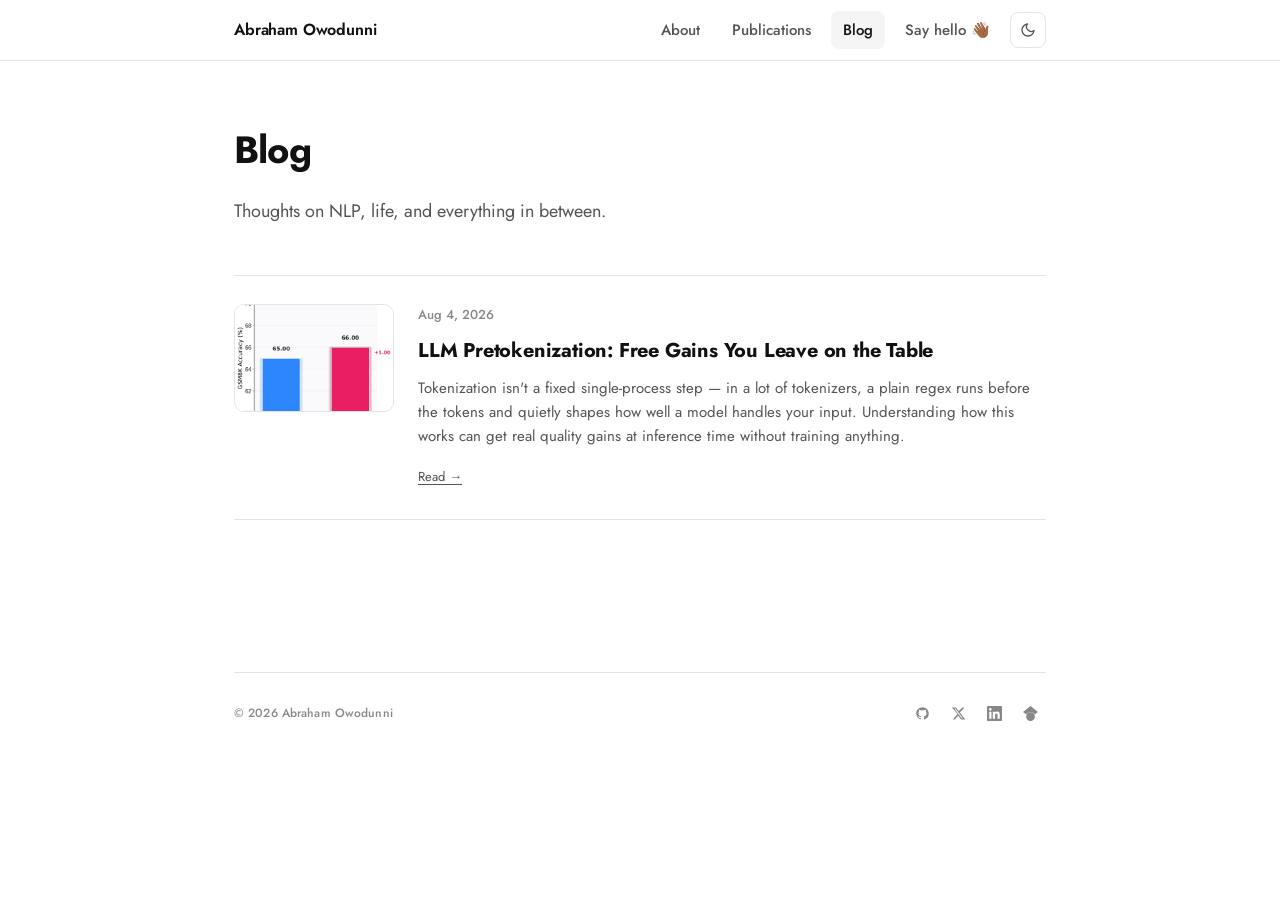
<file: blog.html>
<!DOCTYPE html>
<html lang="en">
<head>
  <meta charset="UTF-8" />
  <meta name="viewport" content="width=device-width, initial-scale=1.0" />
  <title>Blog – Abraham Owodunni</title>
  <meta name="description" content="Writing by Abraham Owodunni on NLP, AI, research, and more." />
  <link rel="icon" href="data:image/svg+xml,<svg xmlns='http://www.w3.org/2000/svg' viewBox='0 0 100 100'><text y='.9em' font-size='90'>⚛️</text></svg>" />
  <link rel="stylesheet" href="css/style.css" />
  <script src="js/main.js"></script>
</head>
<body>

  <!-- ==================== NAV ==================== -->
  <nav class="nav">
    <div class="container nav__inner">
      <a href="index.html" class="nav__logo">Abraham Owodunni</a>
      <div class="nav__links">
        <a href="index.html" class="nav__link" data-page="index.html">About</a>
        <a href="publications.html" class="nav__link" data-page="publications.html">Publications</a>
        <a href="blog.html" class="nav__link" data-page="blog.html">Blog</a>
        <a href="https://twitter.com/abrahamowos" target="_blank" rel="noopener" class="nav__link">Say hello 👋🏾</a>
        <button class="theme-toggle" aria-label="Toggle theme">
          <svg class="icon-sun" xmlns="http://www.w3.org/2000/svg" viewBox="0 0 24 24" fill="none" stroke="currentColor" stroke-width="2" stroke-linecap="round" stroke-linejoin="round" style="display:none"><circle cx="12" cy="12" r="5"/><line x1="12" y1="1" x2="12" y2="3"/><line x1="12" y1="21" x2="12" y2="23"/><line x1="4.22" y1="4.22" x2="5.64" y2="5.64"/><line x1="18.36" y1="18.36" x2="19.78" y2="19.78"/><line x1="1" y1="12" x2="3" y2="12"/><line x1="21" y1="12" x2="23" y2="12"/><line x1="4.22" y1="19.78" x2="5.64" y2="18.36"/><line x1="18.36" y1="5.64" x2="19.78" y2="4.22"/></svg>
          <svg class="icon-moon" xmlns="http://www.w3.org/2000/svg" viewBox="0 0 24 24" fill="none" stroke="currentColor" stroke-width="2" stroke-linecap="round" stroke-linejoin="round"><path d="M21 12.79A9 9 0 1 1 11.21 3 7 7 0 0 0 21 12.79z"/></svg>
        </button>
      </div>
      <button class="nav__hamburger" aria-label="Open menu">
        <span></span><span></span><span></span>
      </button>
    </div>
    <div class="container">
      <div class="nav__mobile">
        <a href="index.html" class="nav__link" data-page="index.html">About</a>
        <a href="publications.html" class="nav__link" data-page="publications.html">Publications</a>
        <a href="blog.html" class="nav__link" data-page="blog.html">Blog</a>
        <a href="https://twitter.com/abrahamowos" target="_blank" rel="noopener" class="nav__link">Say hello 👋🏾</a>
      </div>
    </div>
  </nav>

  <!-- ==================== PAGE HEADER ==================== -->
  <div class="page-header">
    <div class="container">
      <h1 class="page-header__title">Blog</h1>
      <p class="page-header__desc">
        Thoughts on NLP, life, and everything in between.
      </p>
    </div>
  </div>

  <!-- ==================== POSTS ==================== -->
  <section class="section" style="border-top: none; padding-top: 0;">
    <div class="container">

      <div class="blog-post-card">
        <img class="blog-post-card__thumb" src="blog/pretokenization/olmo_expand_percent.png" alt="" />
        <div class="blog-post-card__body">
          <div class="blog-post-card__date">Aug 4, 2026</div>
          <h2 class="blog-post-card__title">
            <a href="blog/pretokenization/post.html?post=pretokenization_blog.md">LLM Pretokenization: Free Gains You Leave on the Table</a>
          </h2>
          <p class="blog-post-card__excerpt">Tokenization isn't a fixed single-process step — in a lot of tokenizers, a plain regex runs before the tokens and quietly shapes how well a model handles your input. Understanding how this works can get real quality gains at inference time without training anything.</p>
          <a href="blog/pretokenization/post.html?post=pretokenization_blog.md" class="section__link">Read →</a>
        </div>
      </div>

      <!--
        HOW TO ADD A NEW POST:
        1. Write your post as a .md file in the blog/ folder, e.g. blog/my-first-post.md
        2. Copy one of the blog-post-card blocks below and update title, date, excerpt, and the href.
        3. Delete the blog-empty block above once you have at least one post.

        Example structure for blog/my-first-post.md:
        ---
        title: My First Post
        date: 2025-01-01
        ---
        Your markdown content here...

        The link format is: blog/post.html?post=my-first-post.md
      -->

      <!--
      <div class="blog-post-card">
        <img class="blog-post-card__thumb" src="blog/my-first-post-thumb.png" alt="" />
        <div class="blog-post-card__body">
          <div class="blog-post-card__date">Jan 1, 2025</div>
          <h2 class="blog-post-card__title">
            <a href="blog/post.html?post=my-first-post.md">My First Post Title</a>
          </h2>
          <p class="blog-post-card__excerpt">A short description of what this post is about, 1–2 sentences.</p>
          <a href="blog/post.html?post=my-first-post.md" class="section__link">Read →</a>
        </div>
      </div>
      -->

    </div>
  </section>

  <!-- ==================== FOOTER ==================== -->
  <footer class="footer">
    <div class="container">
      <hr class="footer__divider" />
      <div class="footer__inner">
        <div class="footer__left">
          <span class="footer__name">© <span class="footer__year">2025</span> Abraham Owodunni</span>
        </div>
        <div class="footer__links">
          <a href="https://github.com/owos" target="_blank" rel="noopener" class="footer__icon" aria-label="GitHub">
            <svg xmlns="http://www.w3.org/2000/svg" viewBox="0 0 24 24" fill="currentColor"><path d="M12 2C6.477 2 2 6.484 2 12.017c0 4.425 2.865 8.18 6.839 9.504.5.092.682-.217.682-.483 0-.237-.008-.868-.013-1.703-2.782.605-3.369-1.343-3.369-1.343-.454-1.158-1.11-1.466-1.11-1.466-.908-.62.069-.608.069-.608 1.003.07 1.531 1.032 1.531 1.032.892 1.53 2.341 1.088 2.91.832.092-.647.35-1.088.636-1.338-2.22-.253-4.555-1.113-4.555-4.951 0-1.093.39-1.988 1.029-2.688-.103-.253-.446-1.272.098-2.65 0 0 .84-.27 2.75 1.026A9.564 9.564 0 0112 6.844c.85.004 1.705.115 2.504.337 1.909-1.296 2.747-1.027 2.747-1.027.546 1.379.202 2.398.1 2.651.64.7 1.028 1.595 1.028 2.688 0 3.848-2.339 4.695-4.566 4.943.359.309.678.92.678 1.855 0 1.338-.012 2.419-.012 2.747 0 .268.18.58.688.482A10.019 10.019 0 0022 12.017C22 6.484 17.522 2 12 2z"/></svg>
          </a>
          <a href="https://twitter.com/abrahamowos" target="_blank" rel="noopener" class="footer__icon" aria-label="Twitter">
            <svg xmlns="http://www.w3.org/2000/svg" viewBox="0 0 24 24" fill="currentColor"><path d="M18.244 2.25h3.308l-7.227 8.26 8.502 11.24H16.17l-4.714-6.231-5.401 6.231H2.742l7.73-8.835L1.254 2.25H8.08l4.259 5.63 5.905-5.63zm-1.161 17.52h1.833L7.084 4.126H5.117z"/></svg>
          </a>
          <a href="https://www.linkedin.com/in/abraham-owodunni/" target="_blank" rel="noopener" class="footer__icon" aria-label="LinkedIn">
            <svg xmlns="http://www.w3.org/2000/svg" viewBox="0 0 24 24" fill="currentColor"><path d="M20.447 20.452h-3.554v-5.569c0-1.328-.027-3.037-1.852-3.037-1.853 0-2.136 1.445-2.136 2.939v5.667H9.351V9h3.414v1.561h.046c.477-.9 1.637-1.85 3.37-1.85 3.601 0 4.267 2.37 4.267 5.455v6.286zM5.337 7.433a2.062 2.062 0 01-2.063-2.065 2.064 2.064 0 112.063 2.065zm1.782 13.019H3.555V9h3.564v11.452zM22.225 0H1.771C.792 0 0 .774 0 1.729v20.542C0 23.227.792 24 1.771 24h20.451C23.2 24 24 23.227 24 22.271V1.729C24 .774 23.2 0 22.222 0h.003z"/></svg>
          </a>
          <a href="https://scholar.google.com/citations?user=yW-2hooAAAAJ" target="_blank" rel="noopener" class="footer__icon" aria-label="Google Scholar">
            <svg xmlns="http://www.w3.org/2000/svg" viewBox="0 0 24 24" fill="currentColor"><path d="M5.242 13.769L0 9.5 12 0l12 9.5-5.242 4.269C17.548 11.249 14.978 9.5 12 9.5c-2.977 0-5.548 1.748-6.758 4.269zM12 10a7 7 0 1 0 0 14 7 7 0 0 0 0-14z"/></svg>
          </a>
        </div>
      </div>
    </div>
  </footer>

</body>
</html>
</file>
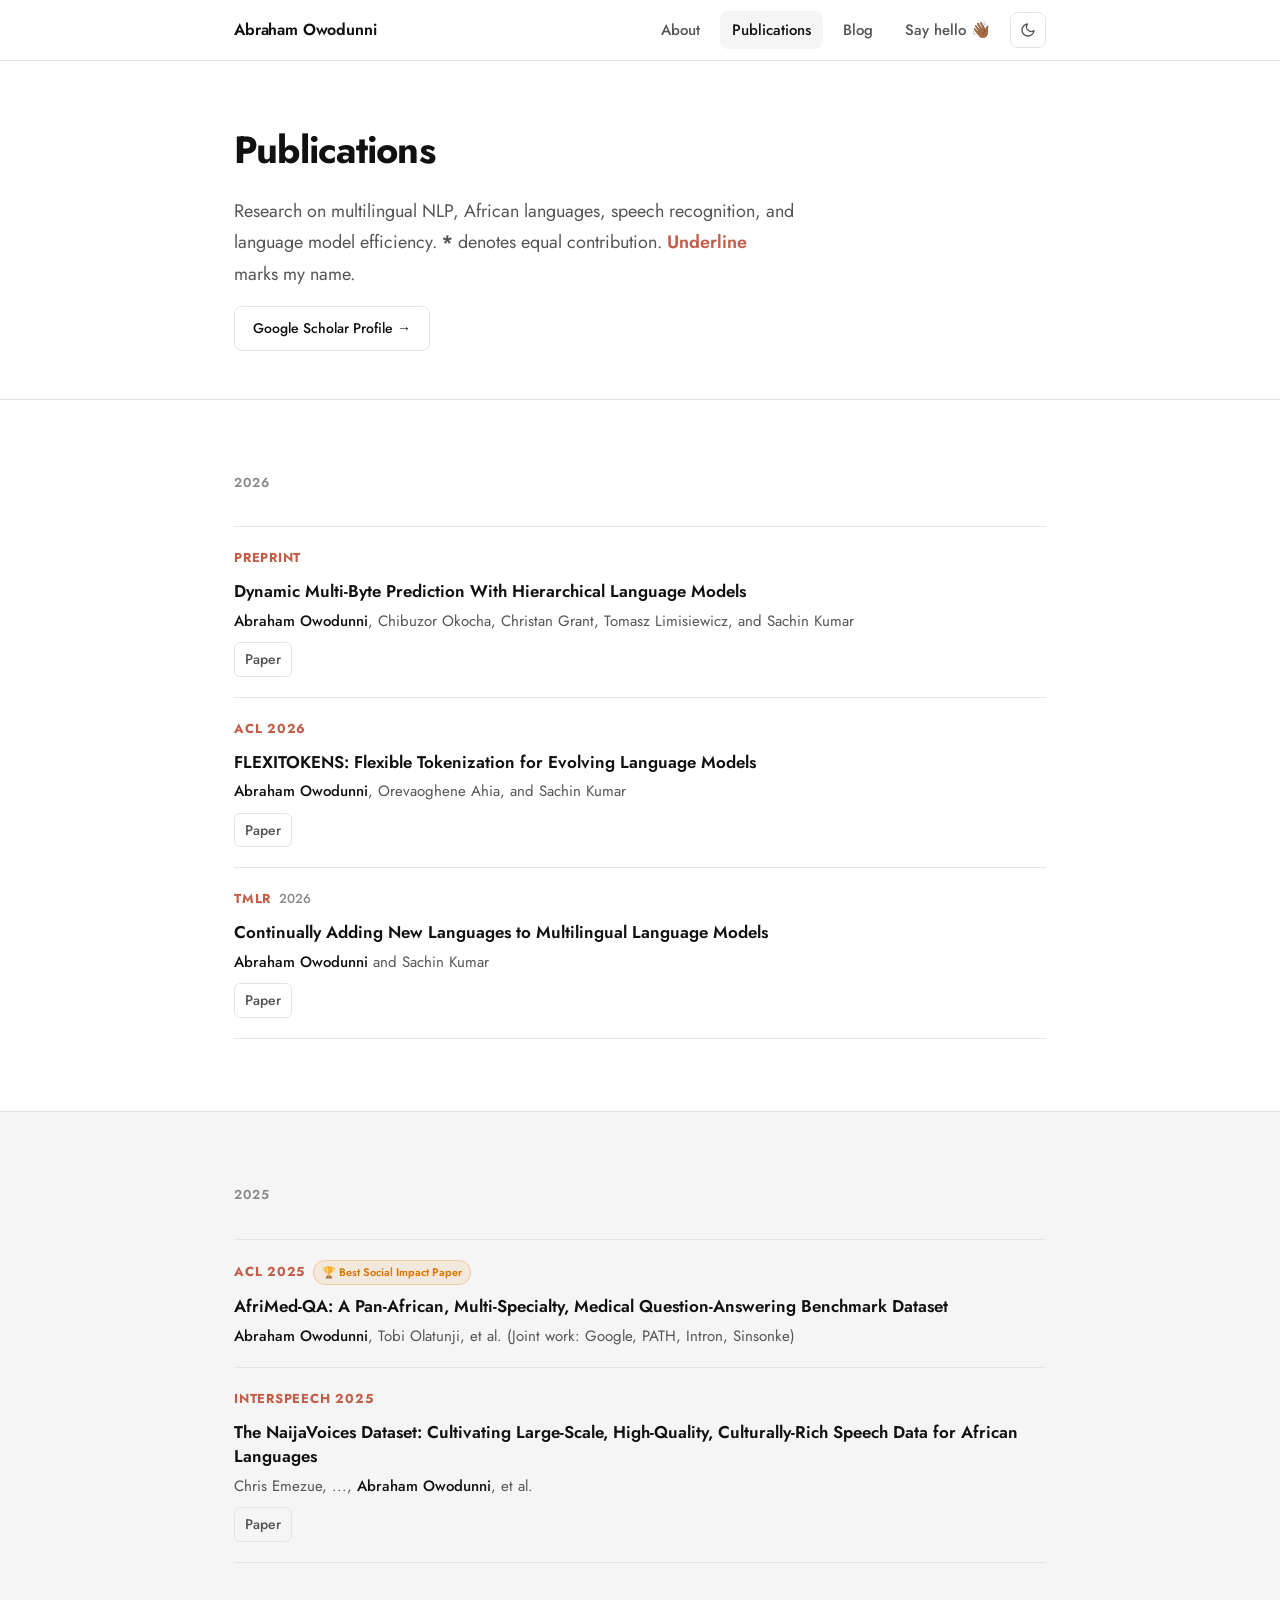
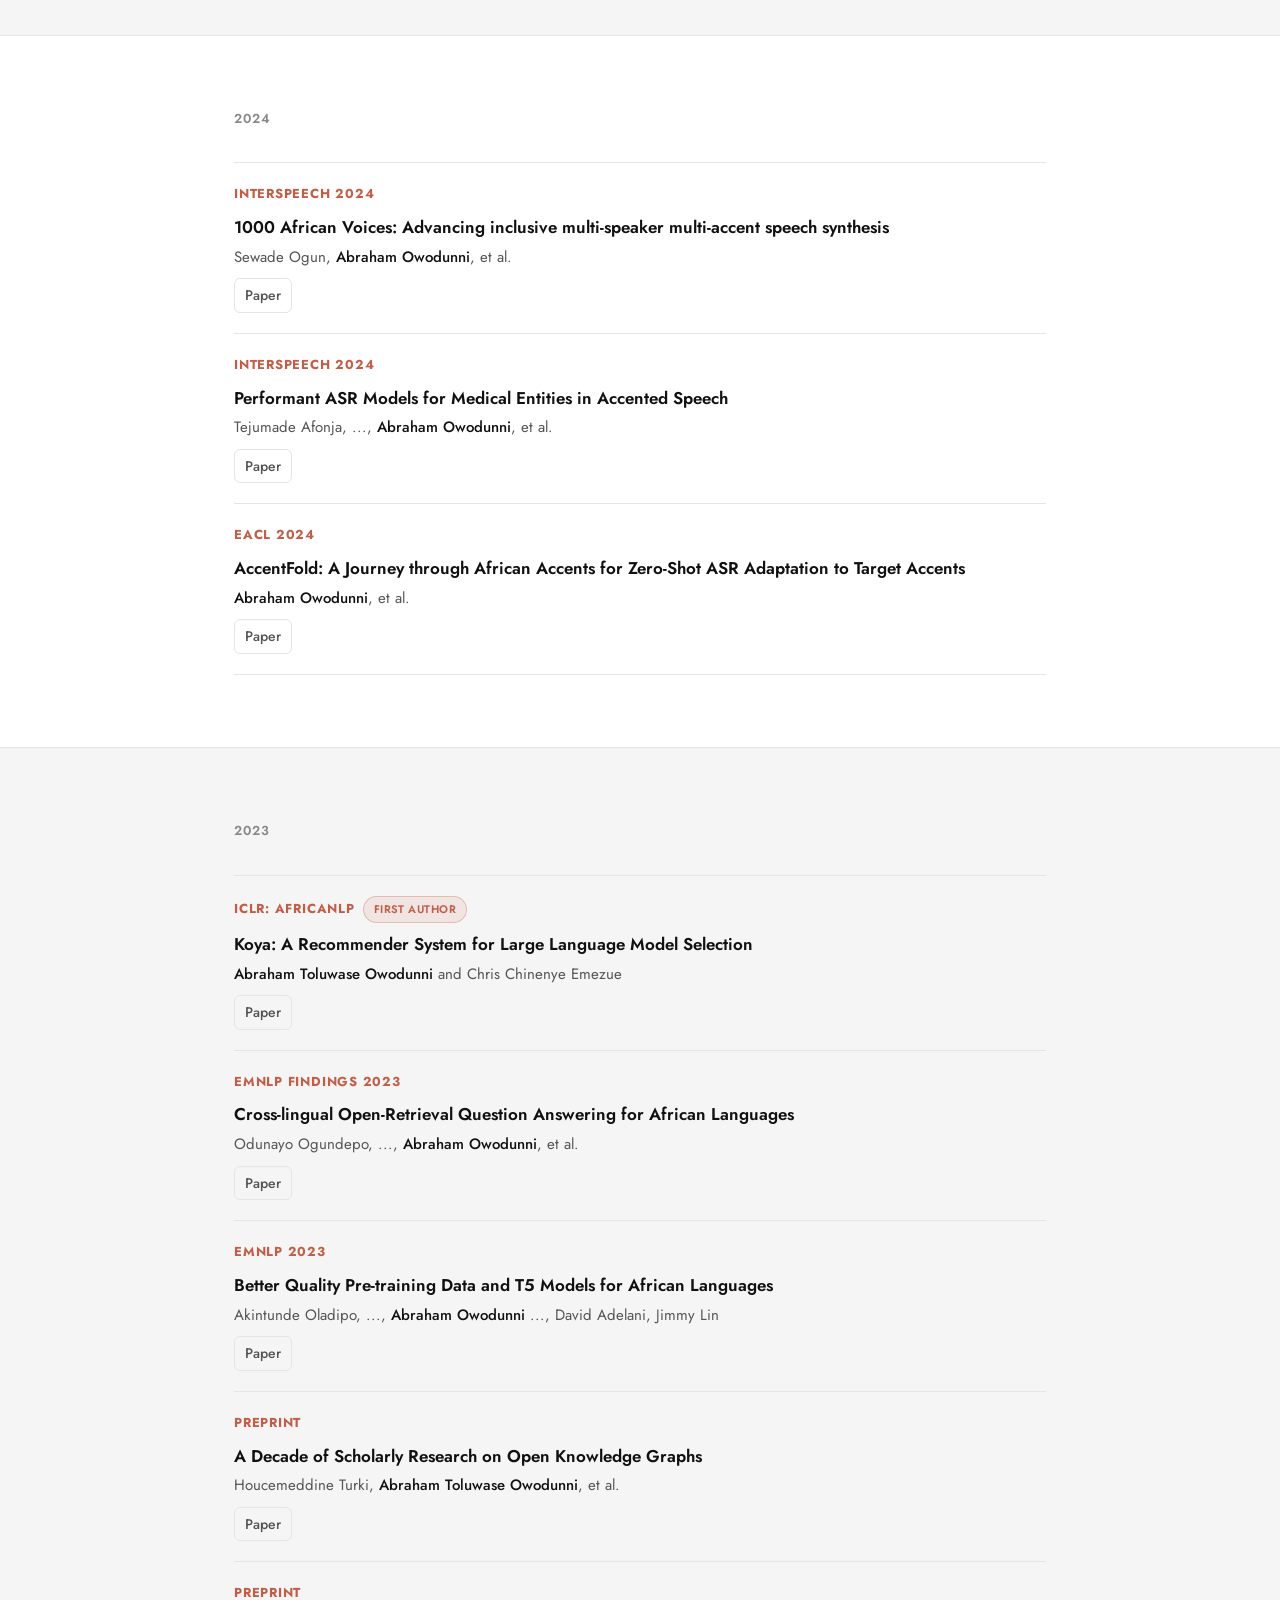
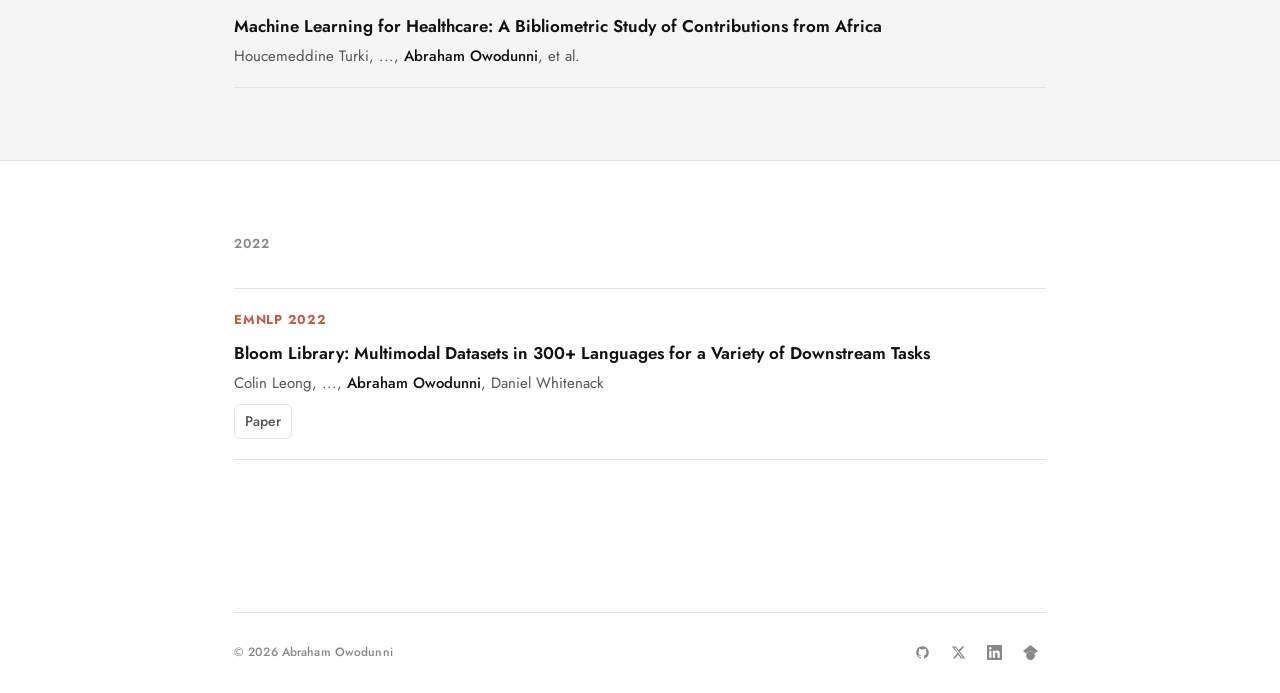
<file: publications.html>
<!DOCTYPE html>
<html lang="en">
<head>
  <meta charset="UTF-8" />
  <meta name="viewport" content="width=device-width, initial-scale=1.0" />
  <title>Publications – Abraham Owodunni</title>
  <meta name="description" content="Research publications by Abraham Owodunni – multilingual NLP, African languages, speech." />
  <link rel="icon" href="data:image/svg+xml,<svg xmlns='http://www.w3.org/2000/svg' viewBox='0 0 100 100'><text y='.9em' font-size='90'>⚛️</text></svg>" />
  <link rel="stylesheet" href="css/style.css" />
  <script src="js/main.js"></script>
  <script src="js/content.js"></script>
</head>
<body>

  <!-- ==================== NAV ==================== -->
  <nav class="nav">
    <div class="container nav__inner">
      <a href="index.html" class="nav__logo">Abraham Owodunni</a>
      <div class="nav__links">
        <a href="index.html" class="nav__link" data-page="index.html">About</a>
        <a href="publications.html" class="nav__link" data-page="publications.html">Publications</a>
        <a href="blog.html" class="nav__link" data-page="blog.html">Blog</a>
        <a href="https://twitter.com/abrahamowos" target="_blank" rel="noopener" class="nav__link">Say hello 👋🏾</a>
        <button class="theme-toggle" aria-label="Toggle theme">
          <svg class="icon-sun" xmlns="http://www.w3.org/2000/svg" viewBox="0 0 24 24" fill="none" stroke="currentColor" stroke-width="2" stroke-linecap="round" stroke-linejoin="round" style="display:none"><circle cx="12" cy="12" r="5"/><line x1="12" y1="1" x2="12" y2="3"/><line x1="12" y1="21" x2="12" y2="23"/><line x1="4.22" y1="4.22" x2="5.64" y2="5.64"/><line x1="18.36" y1="18.36" x2="19.78" y2="19.78"/><line x1="1" y1="12" x2="3" y2="12"/><line x1="21" y1="12" x2="23" y2="12"/><line x1="4.22" y1="19.78" x2="5.64" y2="18.36"/><line x1="18.36" y1="5.64" x2="19.78" y2="4.22"/></svg>
          <svg class="icon-moon" xmlns="http://www.w3.org/2000/svg" viewBox="0 0 24 24" fill="none" stroke="currentColor" stroke-width="2" stroke-linecap="round" stroke-linejoin="round"><path d="M21 12.79A9 9 0 1 1 11.21 3 7 7 0 0 0 21 12.79z"/></svg>
        </button>
      </div>
      <button class="nav__hamburger" aria-label="Open menu">
        <span></span><span></span><span></span>
      </button>
    </div>
    <div class="container">
      <div class="nav__mobile">
        <a href="index.html" class="nav__link" data-page="index.html">About</a>
        <a href="publications.html" class="nav__link" data-page="publications.html">Publications</a>
        <a href="blog.html" class="nav__link" data-page="blog.html">Blog</a>
        <a href="https://twitter.com/abrahamowos" target="_blank" rel="noopener" class="nav__link">Say hello 👋🏾</a>
      </div>
    </div>
  </nav>

  <!-- ==================== PAGE HEADER ==================== -->
  <div class="page-header">
    <div class="container">
      <h1 class="page-header__title">Publications</h1>
      <p class="page-header__desc">
        Research on multilingual NLP, African languages, speech recognition, and language model efficiency.
        <strong>*</strong> denotes equal contribution. <span style="font-weight:600;color:var(--accent)">Underline</span> marks my name.
      </p>
      <div style="margin-top:16px;">
        <a href="https://scholar.google.com/citations?user=yW-2hooAAAAJ" target="_blank" rel="noopener" class="btn">
          Google Scholar Profile →
        </a>
      </div>
    </div>
  </div>

  <!-- ==================== PUBLICATIONS ==================== -->
  <div id="pub-sections"><p style="color:var(--text-faint);padding:40px 0 0 24px">Loading…</p></div>

  <!-- ==================== FOOTER ==================== -->
  <footer class="footer">
    <div class="container">
      <hr class="footer__divider" />
      <div class="footer__inner">
        <div class="footer__left">
          <span class="footer__name">© <span class="footer__year">2025</span> Abraham Owodunni</span>
        </div>
        <div class="footer__links">
          <a href="https://github.com/owos" target="_blank" rel="noopener" class="footer__icon" aria-label="GitHub">
            <svg xmlns="http://www.w3.org/2000/svg" viewBox="0 0 24 24" fill="currentColor"><path d="M12 2C6.477 2 2 6.484 2 12.017c0 4.425 2.865 8.18 6.839 9.504.5.092.682-.217.682-.483 0-.237-.008-.868-.013-1.703-2.782.605-3.369-1.343-3.369-1.343-.454-1.158-1.11-1.466-1.11-1.466-.908-.62.069-.608.069-.608 1.003.07 1.531 1.032 1.531 1.032.892 1.53 2.341 1.088 2.91.832.092-.647.35-1.088.636-1.338-2.22-.253-4.555-1.113-4.555-4.951 0-1.093.39-1.988 1.029-2.688-.103-.253-.446-1.272.098-2.65 0 0 .84-.27 2.75 1.026A9.564 9.564 0 0112 6.844c.85.004 1.705.115 2.504.337 1.909-1.296 2.747-1.027 2.747-1.027.546 1.379.202 2.398.1 2.651.64.7 1.028 1.595 1.028 2.688 0 3.848-2.339 4.695-4.566 4.943.359.309.678.92.678 1.855 0 1.338-.012 2.419-.012 2.747 0 .268.18.58.688.482A10.019 10.019 0 0022 12.017C22 6.484 17.522 2 12 2z"/></svg>
          </a>
          <a href="https://twitter.com/abrahamowos" target="_blank" rel="noopener" class="footer__icon" aria-label="Twitter">
            <svg xmlns="http://www.w3.org/2000/svg" viewBox="0 0 24 24" fill="currentColor"><path d="M18.244 2.25h3.308l-7.227 8.26 8.502 11.24H16.17l-4.714-6.231-5.401 6.231H2.742l7.73-8.835L1.254 2.25H8.08l4.259 5.63 5.905-5.63zm-1.161 17.52h1.833L7.084 4.126H5.117z"/></svg>
          </a>
          <a href="https://www.linkedin.com/in/abraham-owodunni/" target="_blank" rel="noopener" class="footer__icon" aria-label="LinkedIn">
            <svg xmlns="http://www.w3.org/2000/svg" viewBox="0 0 24 24" fill="currentColor"><path d="M20.447 20.452h-3.554v-5.569c0-1.328-.027-3.037-1.852-3.037-1.853 0-2.136 1.445-2.136 2.939v5.667H9.351V9h3.414v1.561h.046c.477-.9 1.637-1.85 3.37-1.85 3.601 0 4.267 2.37 4.267 5.455v6.286zM5.337 7.433a2.062 2.062 0 01-2.063-2.065 2.064 2.064 0 112.063 2.065zm1.782 13.019H3.555V9h3.564v11.452zM22.225 0H1.771C.792 0 0 .774 0 1.729v20.542C0 23.227.792 24 1.771 24h20.451C23.2 24 24 23.227 24 22.271V1.729C24 .774 23.2 0 22.222 0h.003z"/></svg>
          </a>
          <a href="https://scholar.google.com/citations?user=yW-2hooAAAAJ" target="_blank" rel="noopener" class="footer__icon" aria-label="Google Scholar">
            <svg xmlns="http://www.w3.org/2000/svg" viewBox="0 0 24 24" fill="currentColor"><path d="M5.242 13.769L0 9.5 12 0l12 9.5-5.242 4.269C17.548 11.249 14.978 9.5 12 9.5c-2.977 0-5.548 1.748-6.758 4.269zM12 10a7 7 0 1 0 0 14 7 7 0 0 0 0-14z"/></svg>
          </a>
        </div>
      </div>
    </div>
  </footer>

</body>
</html>
</file>
<file: css/style.css>
/* =============================================
   Abraham Owodunni – Personal Website Styles
   Inspired by tejuadeyinka.com
   ============================================= */

/* --- Google Font: Jost (same as tejuadeyinka.com) --- */
@import url('https://fonts.googleapis.com/css2?family=Jost:wght@300;400;500;600;700&display=swap');

/* --- CSS Variables --- */
:root {
  --bg: #ffffff;
  --bg-muted: #f5f5f5;
  --bg-card: #ffffff;
  --text: #111111;
  --text-muted: #555555;
  --text-faint: #888888;
  --border: #e5e5e5;
  --accent: #c25e48;
  --nav-bg: rgba(255, 255, 255, 0.92);
  --shadow: 0 2px 16px rgba(0,0,0,0.07);
  --radius: 12px;
}

[data-theme="dark"] {
  --bg: #111111;
  --bg-muted: #1a1a1a;
  --bg-card: #1e1e1e;
  --text: #f0f0f0;
  --text-muted: #aaaaaa;
  --text-faint: #666666;
  --border: #2a2a2a;
  --nav-bg: rgba(17, 17, 17, 0.92);
  --shadow: 0 2px 16px rgba(0,0,0,0.4);
}

/* --- Reset & Base --- */
*, *::before, *::after {
  box-sizing: border-box;
  margin: 0;
  padding: 0;
}

html {
  scroll-behavior: smooth;
}

body {
  font-family: 'Jost', -apple-system, BlinkMacSystemFont, 'Segoe UI', sans-serif;
  font-size: 18px;
  line-height: 1.75;
  color: var(--text);
  background-color: var(--bg);
  transition: background-color 0.3s ease, color 0.3s ease;
}

a {
  color: inherit;
  text-decoration: none;
}

img {
  max-width: 100%;
  display: block;
}

ul { list-style: none; }

/* --- Layout --- */
.container {
  max-width: 860px;
  margin: 0 auto;
  padding: 0 24px;
}

.container--wide {
  max-width: 1100px;
  margin: 0 auto;
  padding: 0 24px;
}

/* =============================================
   NAVIGATION
   ============================================= */
.nav {
  position: sticky;
  top: 0;
  z-index: 100;
  background: var(--nav-bg);
  backdrop-filter: blur(12px);
  -webkit-backdrop-filter: blur(12px);
  border-bottom: 1px solid var(--border);
  transition: background 0.3s ease, border-color 0.3s ease;
}

.nav__inner {
  display: flex;
  align-items: center;
  justify-content: space-between;
  height: 60px;
}

.nav__logo {
  font-size: 16px;
  font-weight: 600;
  letter-spacing: -0.01em;
  color: var(--text);
  transition: opacity 0.2s;
}
.nav__logo:hover { opacity: 0.7; }

.nav__links {
  display: flex;
  align-items: center;
  gap: 8px;
}

.nav__link {
  font-size: 15px;
  font-weight: 500;
  color: var(--text-muted);
  padding: 6px 12px;
  border-radius: 8px;
  transition: color 0.2s, background 0.2s;
}
.nav__link:hover,
.nav__link.active {
  color: var(--text);
  background: var(--bg-muted);
}

/* Dark mode toggle */
.theme-toggle {
  display: flex;
  align-items: center;
  justify-content: center;
  width: 36px;
  height: 36px;
  border-radius: 8px;
  border: 1px solid var(--border);
  background: transparent;
  cursor: pointer;
  color: var(--text-muted);
  transition: background 0.2s, color 0.2s;
  flex-shrink: 0;
}
.theme-toggle:hover {
  background: var(--bg-muted);
  color: var(--text);
}
.theme-toggle svg { width: 16px; height: 16px; }

/* Mobile nav */
.nav__hamburger {
  display: none;
  flex-direction: column;
  gap: 4px;
  cursor: pointer;
  padding: 4px;
}
.nav__hamburger span {
  display: block;
  width: 20px;
  height: 2px;
  background: var(--text);
  border-radius: 2px;
  transition: transform 0.3s;
}

.nav__mobile {
  display: none;
  flex-direction: column;
  padding: 12px 0 16px;
  border-top: 1px solid var(--border);
  gap: 4px;
}
.nav__mobile.open { display: flex; }
.nav__mobile .nav__link {
  display: block;
  padding: 10px 16px;
}

/* =============================================
   HERO / ABOUT
   ============================================= */
.hero {
  padding: 72px 0 64px;
}

.hero__grid {
  display: grid;
  grid-template-columns: 1fr 340px;
  gap: 64px;
  align-items: center;
}

.hero__greeting {
  font-size: 42px;
  font-weight: 700;
  letter-spacing: -0.03em;
  line-height: 1.2;
  margin-bottom: 20px;
}

.hero__bio {
  font-size: 18px;
  color: var(--text-muted);
  line-height: 1.8;
  margin-bottom: 12px;
}

.hero__bio a {
  color: var(--text);
  text-decoration: underline;
  text-underline-offset: 3px;
}
.hero__bio a:hover { color: var(--accent); }

.hero__links {
  display: flex;
  flex-wrap: wrap;
  gap: 10px;
  margin-top: 28px;
}

.hero__img-wrap {
  position: relative;
}

.hero__img {
  width: 100%;
  aspect-ratio: 4/5;
  object-fit: cover;
  border-radius: 16px;
  box-shadow: var(--shadow);
}

/* =============================================
   CHIPS / BADGES
   ============================================= */
.chip {
  display: inline-flex;
  align-items: center;
  gap: 5px;
  font-size: 11px;
  font-weight: 600;
  letter-spacing: 0.04em;
  text-transform: uppercase;
  padding: 3px 10px;
  border-radius: 20px;
  border: 1px solid var(--border);
  color: var(--text-muted);
  background: var(--bg-muted);
}
.chip--accent {
  background: rgba(194, 94, 72, 0.1);
  border-color: rgba(194, 94, 72, 0.3);
  color: var(--accent);
}
.chip--green {
  background: rgba(34, 197, 94, 0.1);
  border-color: rgba(34, 197, 94, 0.3);
  color: #16a34a;
}
[data-theme="dark"] .chip--green { color: #4ade80; }

/* =============================================
   BUTTONS
   ============================================= */
.btn {
  display: inline-flex;
  align-items: center;
  gap: 6px;
  font-size: 14px;
  font-weight: 500;
  padding: 9px 18px;
  border-radius: 8px;
  border: 1px solid var(--border);
  cursor: pointer;
  transition: background 0.2s, color 0.2s, border-color 0.2s;
  text-decoration: none;
  color: var(--text);
  background: transparent;
}
.btn:hover {
  background: var(--bg-muted);
}
.btn--solid {
  background: var(--text);
  color: var(--bg);
  border-color: var(--text);
}
.btn--solid:hover {
  opacity: 0.85;
  background: var(--text);
}

/* =============================================
   SECTIONS
   ============================================= */
.section {
  padding: 72px 0;
  border-top: 1px solid var(--border);
}

.section--muted {
  background: var(--bg-muted);
}

.section__header {
  display: flex;
  align-items: baseline;
  justify-content: space-between;
  margin-bottom: 32px;
}

.section__title {
  font-size: 13px;
  font-weight: 600;
  letter-spacing: 0.07em;
  text-transform: uppercase;
  color: var(--text-faint);
}

.section__link {
  font-size: 13px;
  color: var(--text-muted);
  text-decoration: underline;
  text-underline-offset: 3px;
  transition: color 0.2s;
}
.section__link:hover { color: var(--text); }

/* =============================================
   NEWS / TIMELINE
   ============================================= */
.news-list {
  display: flex;
  flex-direction: column;
  gap: 0;
}

.news-item {
  display: grid;
  grid-template-columns: 100px 1fr;
  gap: 16px;
  padding: 14px 0;
  border-bottom: 1px solid var(--border);
  align-items: start;
}
.news-item:first-child { border-top: 1px solid var(--border); }

.news-item__date {
  font-size: 14px;
  font-weight: 500;
  color: var(--text-faint);
  padding-top: 3px;
  white-space: nowrap;
}

.news-item__text {
  font-size: 16px;
  color: var(--text-muted);
  line-height: 1.6;
}
.news-item__text a {
  color: var(--text);
  text-decoration: underline;
  text-underline-offset: 3px;
}
.news-item__text a:hover { color: var(--accent); }
.news-item__text strong { color: var(--text); }

/* =============================================
   FEATURED PAPERS (tejuadeyinka alternating style)
   ============================================= */
.featured-list {
  display: flex;
  flex-direction: column;
}

.featured-paper {
  display: grid;
  grid-template-columns: 2fr 1fr;
  gap: 56px;
  align-items: center;
  padding: 56px 0;
  border-bottom: 1px solid var(--border);
}
.featured-paper:first-child {
  border-top: 1px solid var(--border);
}

/* Reverse: image on right — flip column sizes so image still gets the 2fr slot */
.featured-paper--reverse {
  grid-template-columns: 1fr 2fr;
}
.featured-paper--reverse .featured-paper__img-wrap {
  grid-column: 2;
  grid-row: 1;
}
.featured-paper--reverse .featured-paper__content {
  grid-column: 1;
  grid-row: 1;
}

.featured-paper__img-wrap {
  border-radius: 14px;
  overflow: hidden;
  background: var(--bg-muted);
  border: 1px solid var(--border);
  transition: transform 0.3s ease, box-shadow 0.3s ease;
}
.featured-paper__img-wrap:hover {
  transform: scale(1.02);
  box-shadow: var(--shadow);
}
.featured-paper__img-wrap img {
  width: 100%;
  height: auto;
  display: block;
}

.featured-paper__placeholder {
  width: 100%;
  height: 100%;
  min-height: 200px;
  display: flex;
  align-items: center;
  justify-content: center;
  font-size: 13px;
  color: var(--text-faint);
  font-style: italic;
}

.featured-paper__meta {
  display: flex;
  align-items: center;
  flex-wrap: wrap;
  gap: 8px;
  margin-bottom: 12px;
}

.featured-paper__title {
  font-size: 20px;
  font-weight: 700;
  color: var(--text);
  line-height: 1.35;
  letter-spacing: -0.01em;
  margin-bottom: 12px;
}

.featured-paper__desc {
  font-size: 15px;
  color: var(--text-muted);
  line-height: 1.7;
  margin-bottom: 20px;
}

@media (max-width: 768px) {
  .featured-paper {
    grid-template-columns: 1fr;
    gap: 24px;
    padding: 40px 0;
  }
  .featured-paper--reverse .featured-paper__img-wrap,
  .featured-paper--reverse .featured-paper__content {
    grid-column: 1;
    grid-row: unset;
  }
  .featured-paper__title {
    font-size: 18px;
  }
}

/* =============================================
   PUBLICATION CARDS
   ============================================= */
.pub-list {
  display: flex;
  flex-direction: column;
  gap: 0;
}

.pub-card {
  padding: 20px 0;
  border-bottom: 1px solid var(--border);
  display: grid;
  grid-template-columns: 1fr;
  gap: 6px;
}
.pub-card:first-child { border-top: 1px solid var(--border); }

.pub-card__meta {
  display: flex;
  align-items: center;
  flex-wrap: wrap;
  gap: 8px;
  margin-bottom: 4px;
}

.pub-card__venue {
  font-size: 13px;
  font-weight: 700;
  letter-spacing: 0.06em;
  text-transform: uppercase;
  color: var(--accent);
}

.pub-card__year {
  font-size: 13px;
  color: var(--text-faint);
  font-weight: 500;
}

.pub-card__title {
  font-size: 17px;
  font-weight: 600;
  color: var(--text);
  line-height: 1.4;
}

.pub-card__authors {
  font-size: 15px;
  color: var(--text-muted);
  line-height: 1.5;
}
.pub-card__authors .me {
  color: var(--text);
  font-weight: 500;
}

.pub-card__abstract {
  font-size: 15px;
  color: var(--text-faint);
  line-height: 1.6;
  display: none;
}
.pub-card__abstract.open { display: block; }

.pub-card__links {
  display: flex;
  flex-wrap: wrap;
  gap: 6px;
  margin-top: 4px;
}

.pub-link {
  font-size: 14px;
  font-weight: 500;
  padding: 4px 10px;
  border-radius: 6px;
  border: 1px solid var(--border);
  color: var(--text-muted);
  transition: background 0.2s, color 0.2s;
  cursor: pointer;
  background: transparent;
  font-family: inherit;
}
.pub-link:hover {
  background: var(--bg-muted);
  color: var(--text);
}

.pub-card__award {
  display: inline-flex;
  align-items: center;
  gap: 4px;
  font-size: 11px;
  font-weight: 600;
  color: #d97706;
  background: rgba(217, 119, 6, 0.1);
  border: 1px solid rgba(217, 119, 6, 0.25);
  border-radius: 20px;
  padding: 2px 8px;
}

/* =============================================
   CV PAGE
   ============================================= */
.cv-section {
  margin-bottom: 48px;
}

.cv-section__title {
  font-size: 13px;
  font-weight: 700;
  letter-spacing: 0.07em;
  text-transform: uppercase;
  color: var(--text-faint);
  margin-bottom: 20px;
  padding-bottom: 8px;
  border-bottom: 1px solid var(--border);
}

.cv-item {
  display: grid;
  grid-template-columns: 130px 1fr;
  gap: 16px;
  padding: 14px 0;
  border-bottom: 1px solid var(--border);
}
.cv-item:last-child { border-bottom: none; }

.cv-item__year {
  font-size: 14px;
  font-weight: 500;
  color: var(--text-faint);
  padding-top: 2px;
}

.cv-item__title {
  font-size: 17px;
  font-weight: 600;
  color: var(--text);
  margin-bottom: 2px;
}

.cv-item__subtitle {
  font-size: 16px;
  color: var(--text-muted);
  margin-bottom: 4px;
}

.cv-item__desc {
  font-size: 15px;
  color: var(--text-faint);
  line-height: 1.6;
}
.cv-item__desc a {
  color: var(--text-muted);
  text-decoration: underline;
  text-underline-offset: 3px;
}

/* =============================================
   SOCIAL ICONS ROW
   ============================================= */
.social-row {
  display: flex;
  flex-wrap: wrap;
  gap: 8px;
  margin-top: 8px;
}

.social-icon {
  display: flex;
  align-items: center;
  gap: 6px;
  font-size: 13px;
  font-weight: 500;
  color: var(--text-muted);
  padding: 7px 12px;
  border-radius: 8px;
  border: 1px solid var(--border);
  transition: background 0.2s, color 0.2s;
  text-decoration: none;
}
.social-icon:hover {
  background: var(--bg-muted);
  color: var(--text);
}
.social-icon svg { width: 15px; height: 15px; flex-shrink: 0; }

/* =============================================
   FOOTER  (tejuadeyinka.com style)
   ============================================= */
.footer {
  margin-top: 80px;
}

.footer__divider {
  border: none;
  border-top: 1px solid var(--border);
  margin: 0;
}

.footer__inner {
  display: flex;
  align-items: center;
  justify-content: space-between;
  padding: 24px 0;
}

.footer__left {
  display: flex;
  align-items: center;
  gap: 16px;
}

.footer__name {
  font-size: 12px;
  font-weight: 500;
  color: var(--text-faint);
  letter-spacing: 0.01em;
}

.footer__links {
  display: flex;
  gap: 4px;
}

.footer__icon {
  display: flex;
  align-items: center;
  justify-content: center;
  width: 32px;
  height: 32px;
  border-radius: 8px;
  color: var(--text-faint);
  transition: background 0.2s, color 0.2s;
}
.footer__icon:hover {
  background: var(--bg-muted);
  color: var(--text);
}
.footer__icon svg { width: 15px; height: 15px; }

/* =============================================
   BLOG LISTING
   ============================================= */
.blog-empty {
  padding: 48px 0;
  color: var(--text-faint);
  font-size: 16px;
}

.blog-post-card {
  display: flex;
  gap: 24px;
  align-items: flex-start;
  padding: 28px 0;
  border-bottom: 1px solid var(--border);
}
.blog-post-card:first-of-type {
  border-top: 1px solid var(--border);
}

.blog-post-card__thumb {
  width: 160px;
  height: 108px;
  object-fit: cover;
  border-radius: 10px;
  border: 1px solid var(--border);
  flex-shrink: 0;
}

.blog-post-card__body {
  flex: 1;
  min-width: 0;
}

.blog-post-card__date {
  font-size: 13px;
  color: var(--text-faint);
  margin-bottom: 6px;
  font-weight: 500;
}

.blog-post-card__title {
  font-size: 20px;
  font-weight: 700;
  letter-spacing: -0.01em;
  margin-bottom: 8px;
}
.blog-post-card__title a {
  color: var(--text);
  text-decoration: none;
}
.blog-post-card__title a:hover {
  text-decoration: underline;
  text-underline-offset: 3px;
}

.blog-post-card__excerpt {
  font-size: 15px;
  color: var(--text-muted);
  line-height: 1.6;
  margin-bottom: 12px;
}

/* =============================================
   PAGE HEADER (inner pages)
   ============================================= */
.page-header {
  padding: 56px 0 48px;
}

.page-header__title {
  font-size: 38px;
  font-weight: 700;
  letter-spacing: -0.02em;
  margin-bottom: 12px;
}

.page-header__desc {
  font-size: 18px;
  color: var(--text-muted);
  max-width: 560px;
}

/* =============================================
   RESPONSIVE
   ============================================= */
@media (max-width: 768px) {
  .hero {
    padding: 48px 0 40px;
  }

  .hero__grid {
    grid-template-columns: 1fr;
    gap: 32px;
  }

  .hero__img-wrap {
    order: -1;
    max-width: 220px;
  }

  .hero__greeting {
    font-size: 32px;
  }

  .nav__links {
    display: none;
  }

  .nav__hamburger {
    display: flex;
  }

  .footer__inner {
    flex-direction: column;
    gap: 16px;
    text-align: center;
  }

  .news-item {
    grid-template-columns: 80px 1fr;
  }

  .cv-item {
    grid-template-columns: 1fr;
    gap: 4px;
  }

  .cv-item__year {
    font-size: 11px;
  }

  .page-header__title {
    font-size: 30px;
  }

  .section {
    padding: 48px 0;
  }

  .blog-post-card {
    flex-direction: column;
  }

  .blog-post-card__thumb {
    width: 100%;
    height: 160px;
  }
}

@media (max-width: 480px) {
  .hero__greeting { font-size: 28px; }
  .container { padding: 0 16px; }
}
</file>
